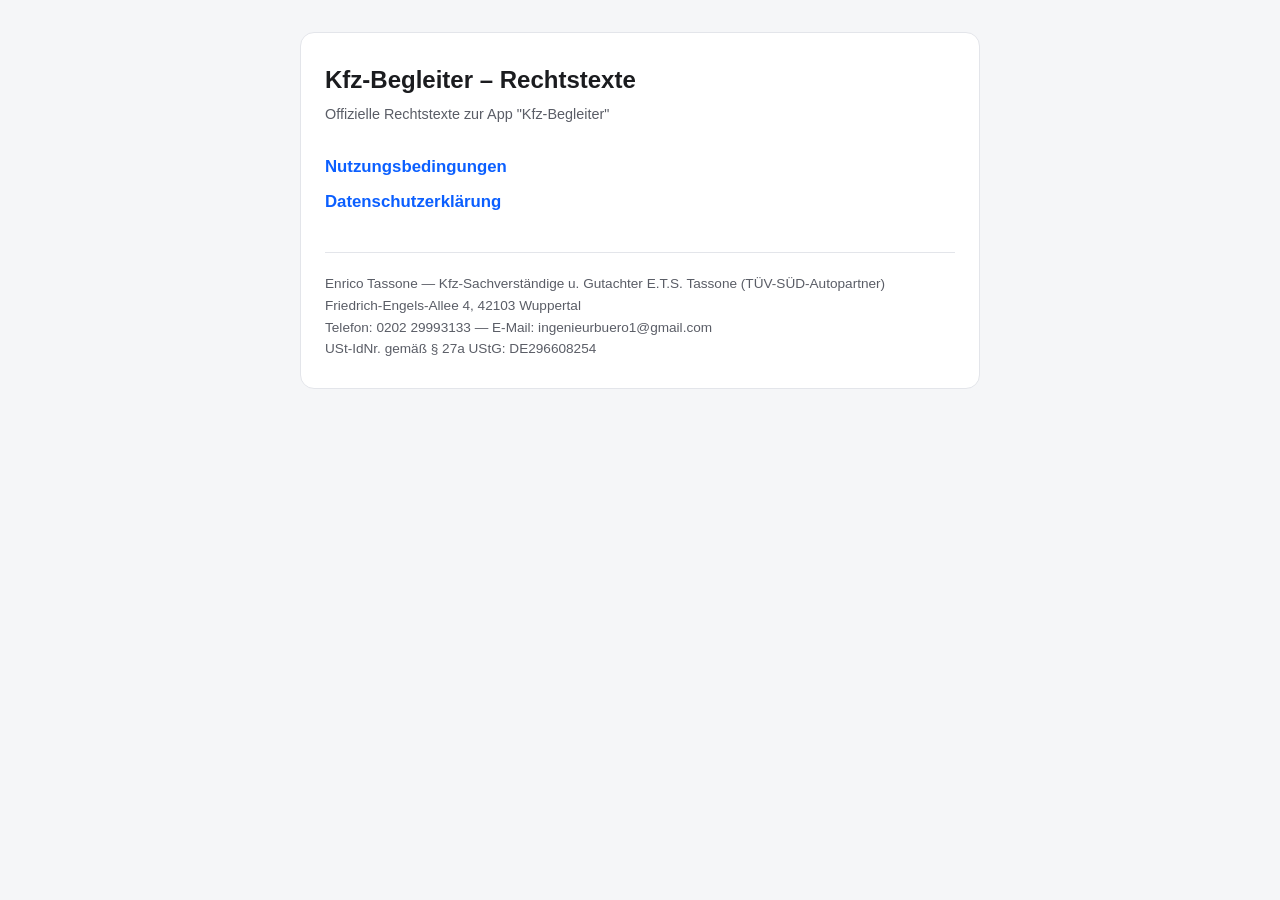
<file: index.html>
<!doctype html>
<html lang="de">
<head>
  <meta charset="utf-8">
  <meta name="viewport" content="width=device-width, initial-scale=1">
  <title>Kfz-Begleiter – Rechtstexte</title>
  <link rel="stylesheet" href="style.css">
</head>
<body>
  <div class="wrap">
    <div class="card">
      <h1>Kfz-Begleiter – Rechtstexte</h1>
      <p class="stand">Offizielle Rechtstexte zur App "Kfz-Begleiter"</p>
      <section>
        <h2><a href="nutzungsbedingungen.html">Nutzungsbedingungen</a></h2>
        <h2><a href="datenschutz.html">Datenschutzerklärung</a></h2>
      </section>
      <footer>Enrico Tassone — Kfz-Sachverständige u. Gutachter E.T.S. Tassone (TÜV-SÜD-Autopartner)
Friedrich-Engels-Allee 4, 42103 Wuppertal
Telefon: 0202 29993133 — E-Mail: ingenieurbuero1@gmail.com
USt-IdNr. gemäß § 27a UStG: DE296608254</footer>
    </div>
  </div>
</body>
</html>
</file>
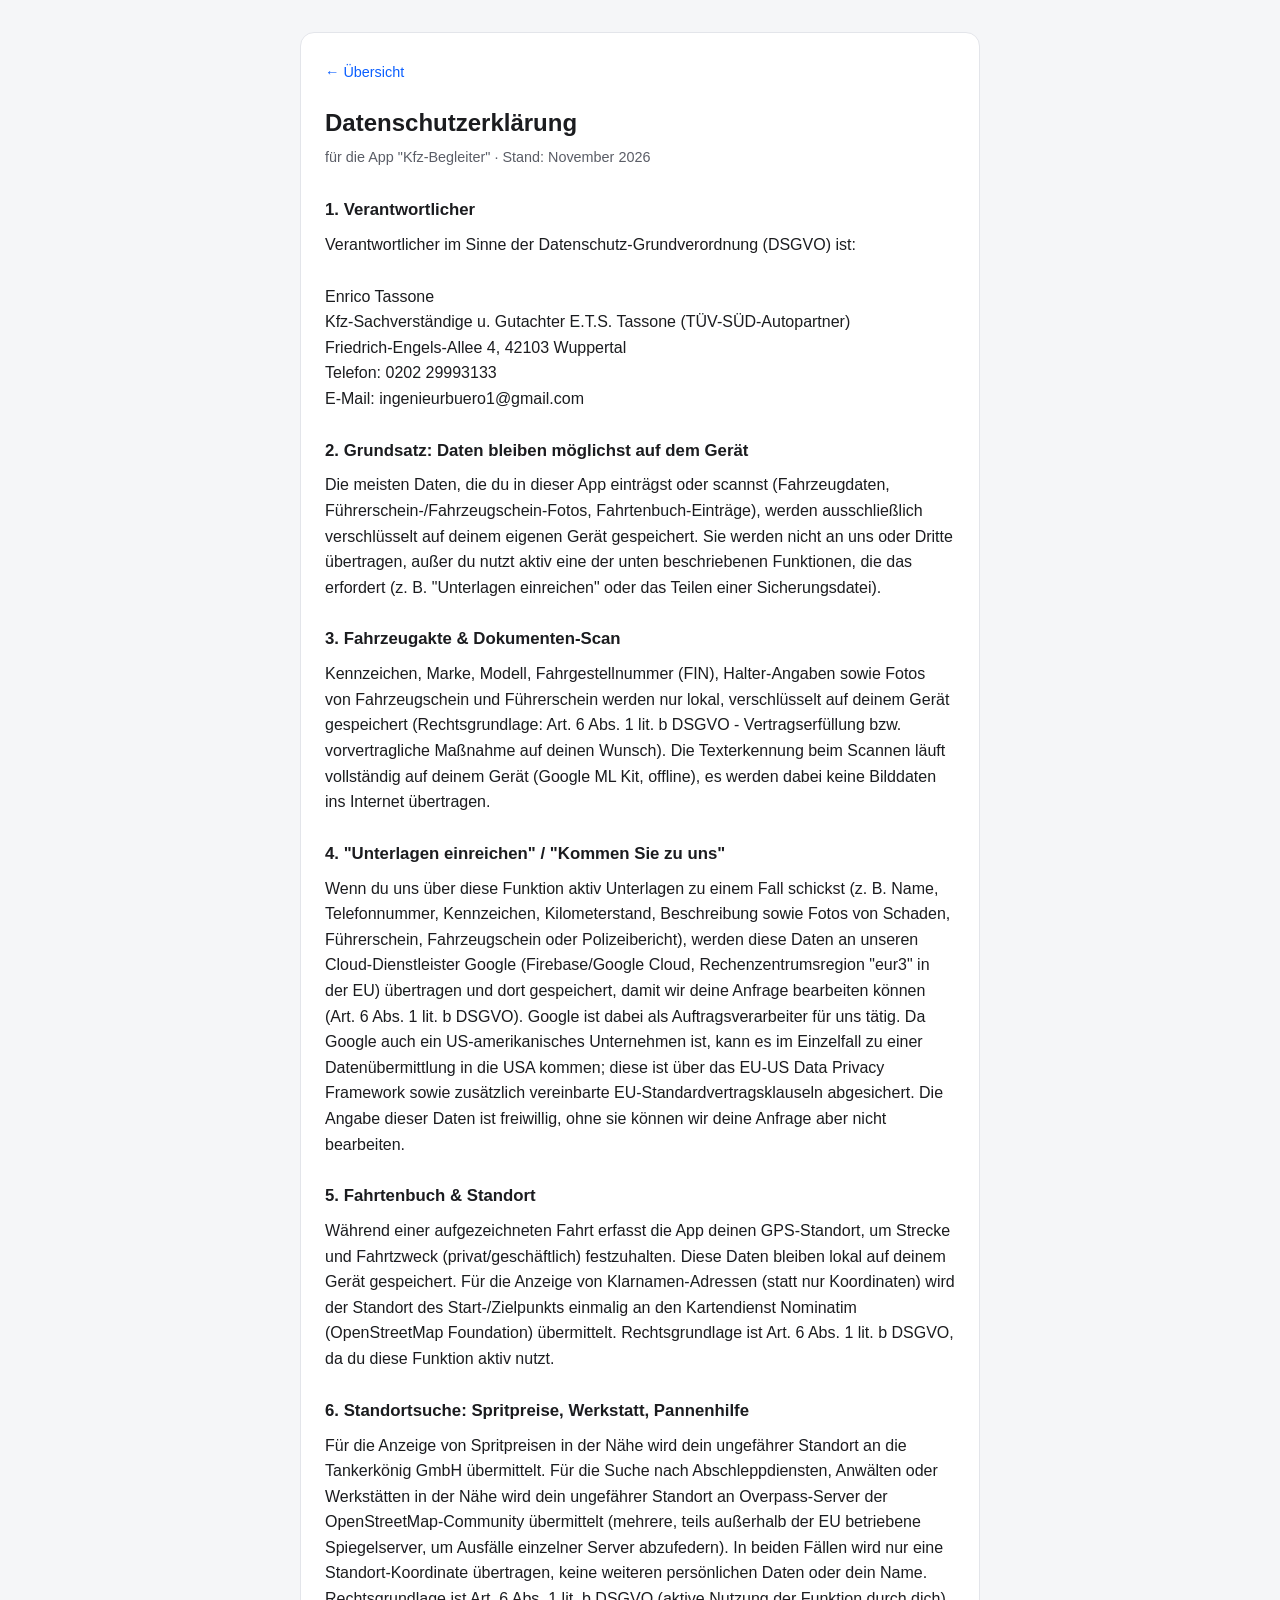
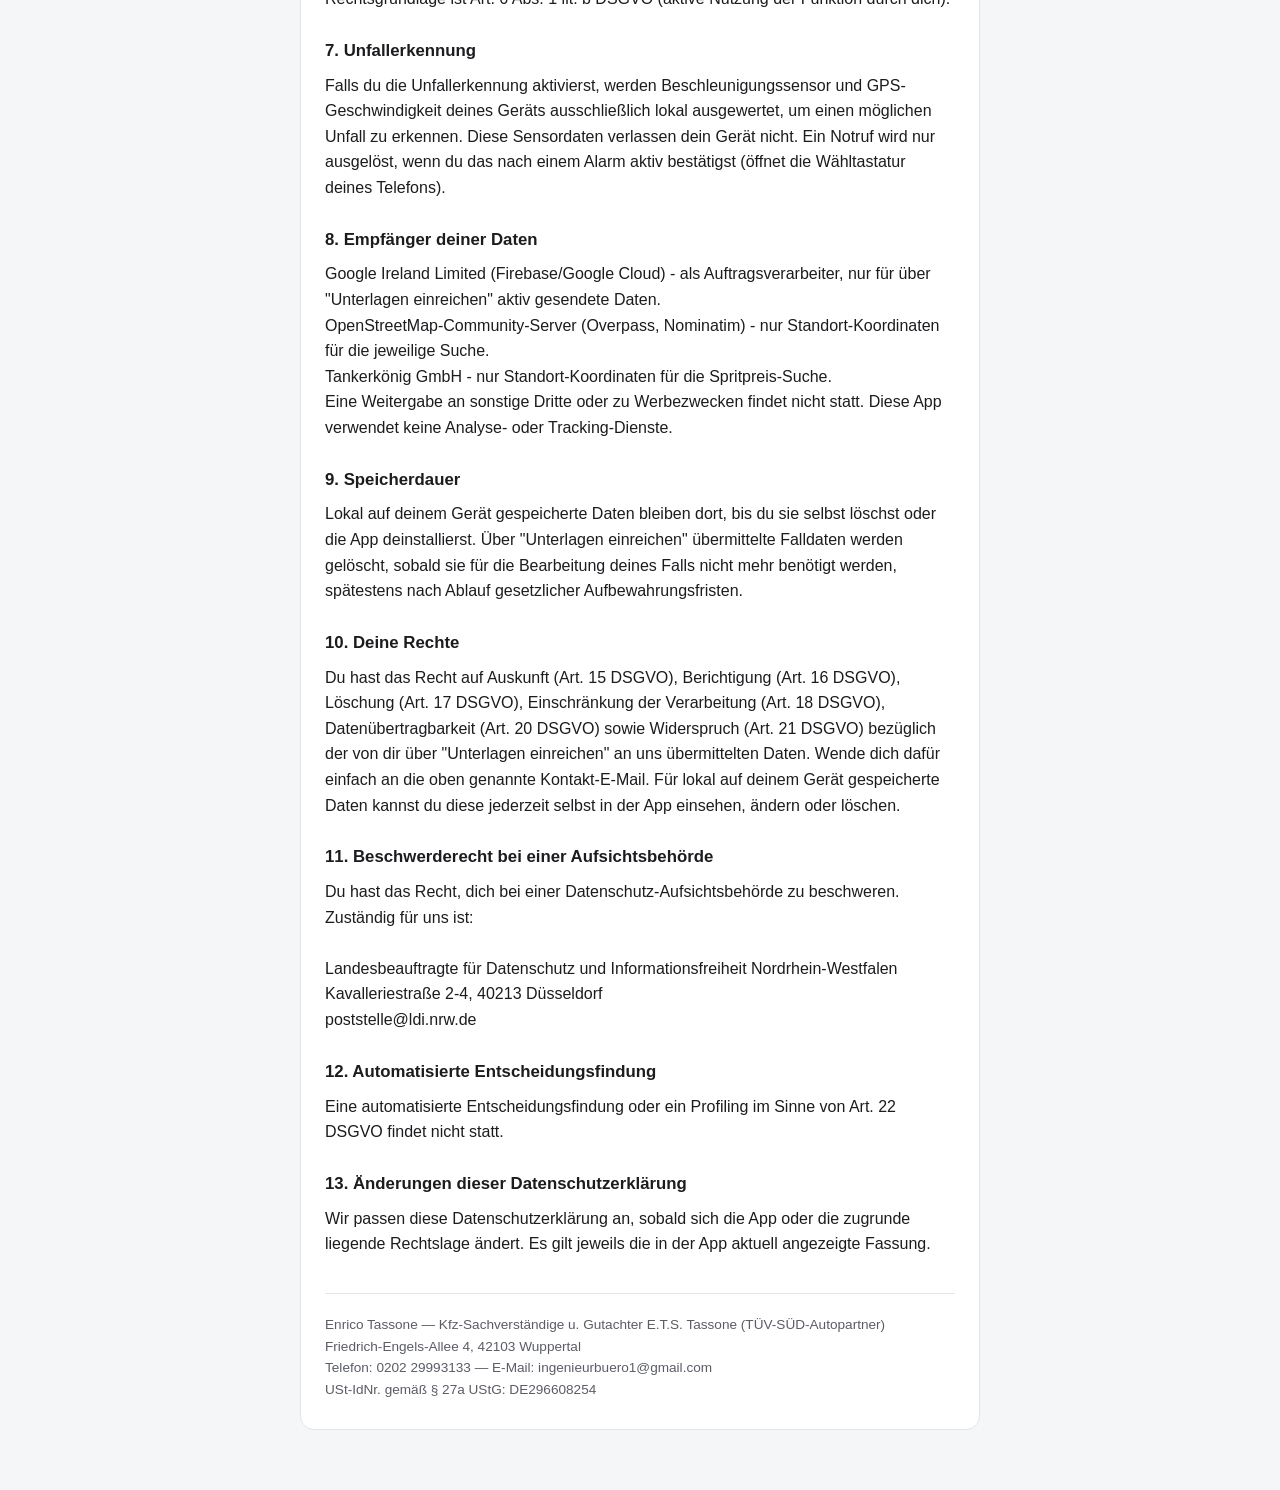
<file: datenschutz.html>
<!doctype html>
<html lang="de">
<head>
  <meta charset="utf-8">
  <meta name="viewport" content="width=device-width, initial-scale=1">
  <title>Datenschutzerklärung – Kfz-Begleiter</title>
  <link rel="stylesheet" href="style.css">
</head>
<body>
  <div class="wrap">
    <div class="card">
      <nav class="top"><a href="index.html">← Übersicht</a></nav>
      <h1>Datenschutzerklärung</h1>
      <p class="stand">für die App "Kfz-Begleiter" · Stand: November 2026</p>

      <section>
        <h2>1. Verantwortlicher</h2>
        <p>Verantwortlicher im Sinne der Datenschutz-Grundverordnung (DSGVO) ist:

Enrico Tassone
Kfz-Sachverständige u. Gutachter E.T.S. Tassone (TÜV-SÜD-Autopartner)
Friedrich-Engels-Allee 4, 42103 Wuppertal
Telefon: 0202 29993133
E-Mail: ingenieurbuero1@gmail.com</p>
      </section>

      <section>
        <h2>2. Grundsatz: Daten bleiben möglichst auf dem Gerät</h2>
        <p>Die meisten Daten, die du in dieser App einträgst oder scannst (Fahrzeugdaten, Führerschein-/Fahrzeugschein-Fotos, Fahrtenbuch-Einträge), werden ausschließlich verschlüsselt auf deinem eigenen Gerät gespeichert. Sie werden nicht an uns oder Dritte übertragen, außer du nutzt aktiv eine der unten beschriebenen Funktionen, die das erfordert (z. B. "Unterlagen einreichen" oder das Teilen einer Sicherungsdatei).</p>
      </section>

      <section>
        <h2>3. Fahrzeugakte & Dokumenten-Scan</h2>
        <p>Kennzeichen, Marke, Modell, Fahrgestellnummer (FIN), Halter-Angaben sowie Fotos von Fahrzeugschein und Führerschein werden nur lokal, verschlüsselt auf deinem Gerät gespeichert (Rechtsgrundlage: Art. 6 Abs. 1 lit. b DSGVO - Vertragserfüllung bzw. vorvertragliche Maßnahme auf deinen Wunsch). Die Texterkennung beim Scannen läuft vollständig auf deinem Gerät (Google ML Kit, offline), es werden dabei keine Bilddaten ins Internet übertragen.</p>
      </section>

      <section>
        <h2>4. "Unterlagen einreichen" / "Kommen Sie zu uns"</h2>
        <p>Wenn du uns über diese Funktion aktiv Unterlagen zu einem Fall schickst (z. B. Name, Telefonnummer, Kennzeichen, Kilometerstand, Beschreibung sowie Fotos von Schaden, Führerschein, Fahrzeugschein oder Polizeibericht), werden diese Daten an unseren Cloud-Dienstleister Google (Firebase/Google Cloud, Rechenzentrumsregion "eur3" in der EU) übertragen und dort gespeichert, damit wir deine Anfrage bearbeiten können (Art. 6 Abs. 1 lit. b DSGVO). Google ist dabei als Auftragsverarbeiter für uns tätig. Da Google auch ein US-amerikanisches Unternehmen ist, kann es im Einzelfall zu einer Datenübermittlung in die USA kommen; diese ist über das EU-US Data Privacy Framework sowie zusätzlich vereinbarte EU-Standardvertragsklauseln abgesichert. Die Angabe dieser Daten ist freiwillig, ohne sie können wir deine Anfrage aber nicht bearbeiten.</p>
      </section>

      <section>
        <h2>5. Fahrtenbuch & Standort</h2>
        <p>Während einer aufgezeichneten Fahrt erfasst die App deinen GPS-Standort, um Strecke und Fahrtzweck (privat/geschäftlich) festzuhalten. Diese Daten bleiben lokal auf deinem Gerät gespeichert. Für die Anzeige von Klarnamen-Adressen (statt nur Koordinaten) wird der Standort des Start-/Zielpunkts einmalig an den Kartendienst Nominatim (OpenStreetMap Foundation) übermittelt. Rechtsgrundlage ist Art. 6 Abs. 1 lit. b DSGVO, da du diese Funktion aktiv nutzt.</p>
      </section>

      <section>
        <h2>6. Standortsuche: Spritpreise, Werkstatt, Pannenhilfe</h2>
        <p>Für die Anzeige von Spritpreisen in der Nähe wird dein ungefährer Standort an die Tankerkönig GmbH übermittelt. Für die Suche nach Abschleppdiensten, Anwälten oder Werkstätten in der Nähe wird dein ungefährer Standort an Overpass-Server der OpenStreetMap-Community übermittelt (mehrere, teils außerhalb der EU betriebene Spiegelserver, um Ausfälle einzelner Server abzufedern). In beiden Fällen wird nur eine Standort-Koordinate übertragen, keine weiteren persönlichen Daten oder dein Name. Rechtsgrundlage ist Art. 6 Abs. 1 lit. b DSGVO (aktive Nutzung der Funktion durch dich).</p>
      </section>

      <section>
        <h2>7. Unfallerkennung</h2>
        <p>Falls du die Unfallerkennung aktivierst, werden Beschleunigungssensor und GPS-Geschwindigkeit deines Geräts ausschließlich lokal ausgewertet, um einen möglichen Unfall zu erkennen. Diese Sensordaten verlassen dein Gerät nicht. Ein Notruf wird nur ausgelöst, wenn du das nach einem Alarm aktiv bestätigst (öffnet die Wähltastatur deines Telefons).</p>
      </section>

      <section>
        <h2>8. Empfänger deiner Daten</h2>
        <p>Google Ireland Limited (Firebase/Google Cloud) - als Auftragsverarbeiter, nur für über "Unterlagen einreichen" aktiv gesendete Daten.
OpenStreetMap-Community-Server (Overpass, Nominatim) - nur Standort-Koordinaten für die jeweilige Suche.
Tankerkönig GmbH - nur Standort-Koordinaten für die Spritpreis-Suche.
Eine Weitergabe an sonstige Dritte oder zu Werbezwecken findet nicht statt. Diese App verwendet keine Analyse- oder Tracking-Dienste.</p>
      </section>

      <section>
        <h2>9. Speicherdauer</h2>
        <p>Lokal auf deinem Gerät gespeicherte Daten bleiben dort, bis du sie selbst löschst oder die App deinstallierst. Über "Unterlagen einreichen" übermittelte Falldaten werden gelöscht, sobald sie für die Bearbeitung deines Falls nicht mehr benötigt werden, spätestens nach Ablauf gesetzlicher Aufbewahrungsfristen.</p>
      </section>

      <section>
        <h2>10. Deine Rechte</h2>
        <p>Du hast das Recht auf Auskunft (Art. 15 DSGVO), Berichtigung (Art. 16 DSGVO), Löschung (Art. 17 DSGVO), Einschränkung der Verarbeitung (Art. 18 DSGVO), Datenübertragbarkeit (Art. 20 DSGVO) sowie Widerspruch (Art. 21 DSGVO) bezüglich der von dir über "Unterlagen einreichen" an uns übermittelten Daten. Wende dich dafür einfach an die oben genannte Kontakt-E-Mail. Für lokal auf deinem Gerät gespeicherte Daten kannst du diese jederzeit selbst in der App einsehen, ändern oder löschen.</p>
      </section>

      <section>
        <h2>11. Beschwerderecht bei einer Aufsichtsbehörde</h2>
        <p>Du hast das Recht, dich bei einer Datenschutz-Aufsichtsbehörde zu beschweren. Zuständig für uns ist:

Landesbeauftragte für Datenschutz und Informationsfreiheit Nordrhein-Westfalen
Kavalleriestraße 2-4, 40213 Düsseldorf
poststelle@ldi.nrw.de</p>
      </section>

      <section>
        <h2>12. Automatisierte Entscheidungsfindung</h2>
        <p>Eine automatisierte Entscheidungsfindung oder ein Profiling im Sinne von Art. 22 DSGVO findet nicht statt.</p>
      </section>

      <section>
        <h2>13. Änderungen dieser Datenschutzerklärung</h2>
        <p>Wir passen diese Datenschutzerklärung an, sobald sich die App oder die zugrunde liegende Rechtslage ändert. Es gilt jeweils die in der App aktuell angezeigte Fassung.</p>
      </section>

      <footer>Enrico Tassone — Kfz-Sachverständige u. Gutachter E.T.S. Tassone (TÜV-SÜD-Autopartner)
Friedrich-Engels-Allee 4, 42103 Wuppertal
Telefon: 0202 29993133 — E-Mail: ingenieurbuero1@gmail.com
USt-IdNr. gemäß § 27a UStG: DE296608254</footer>
    </div>
  </div>
</body>
</html>
</file>
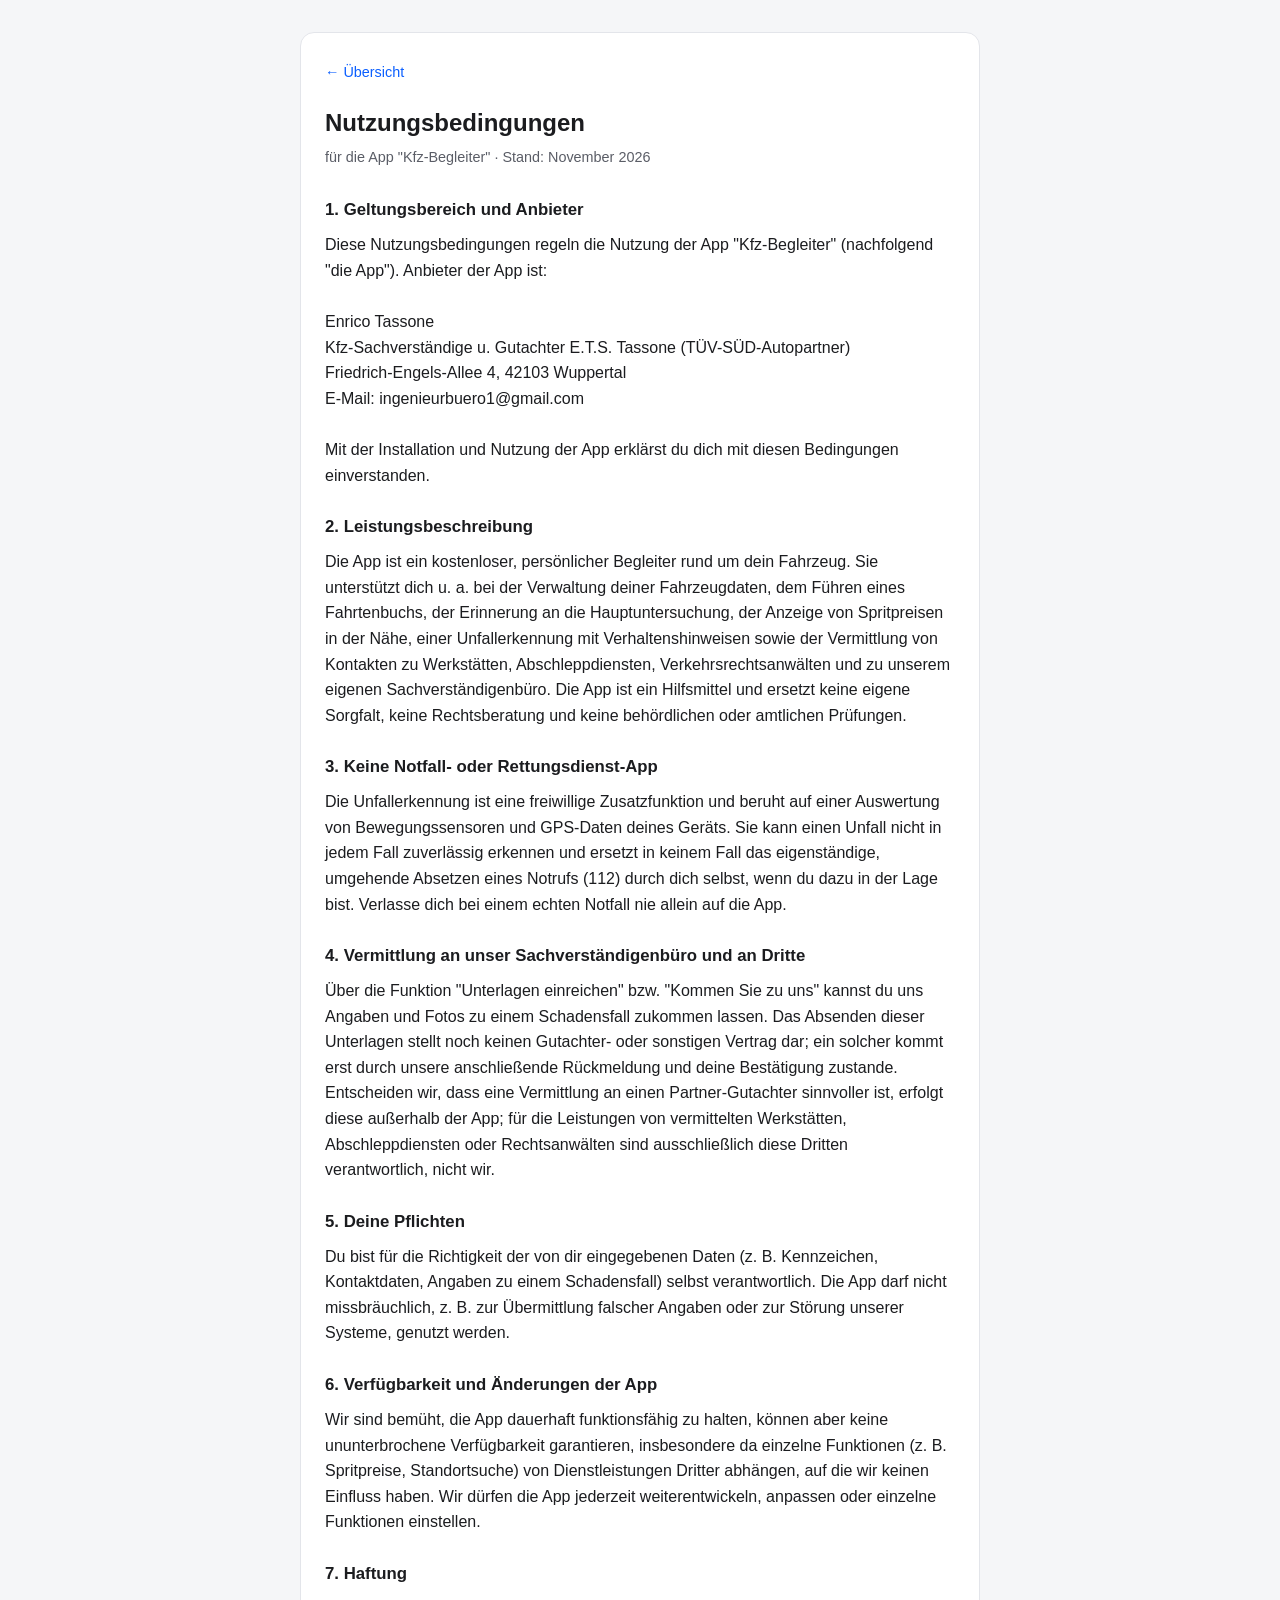
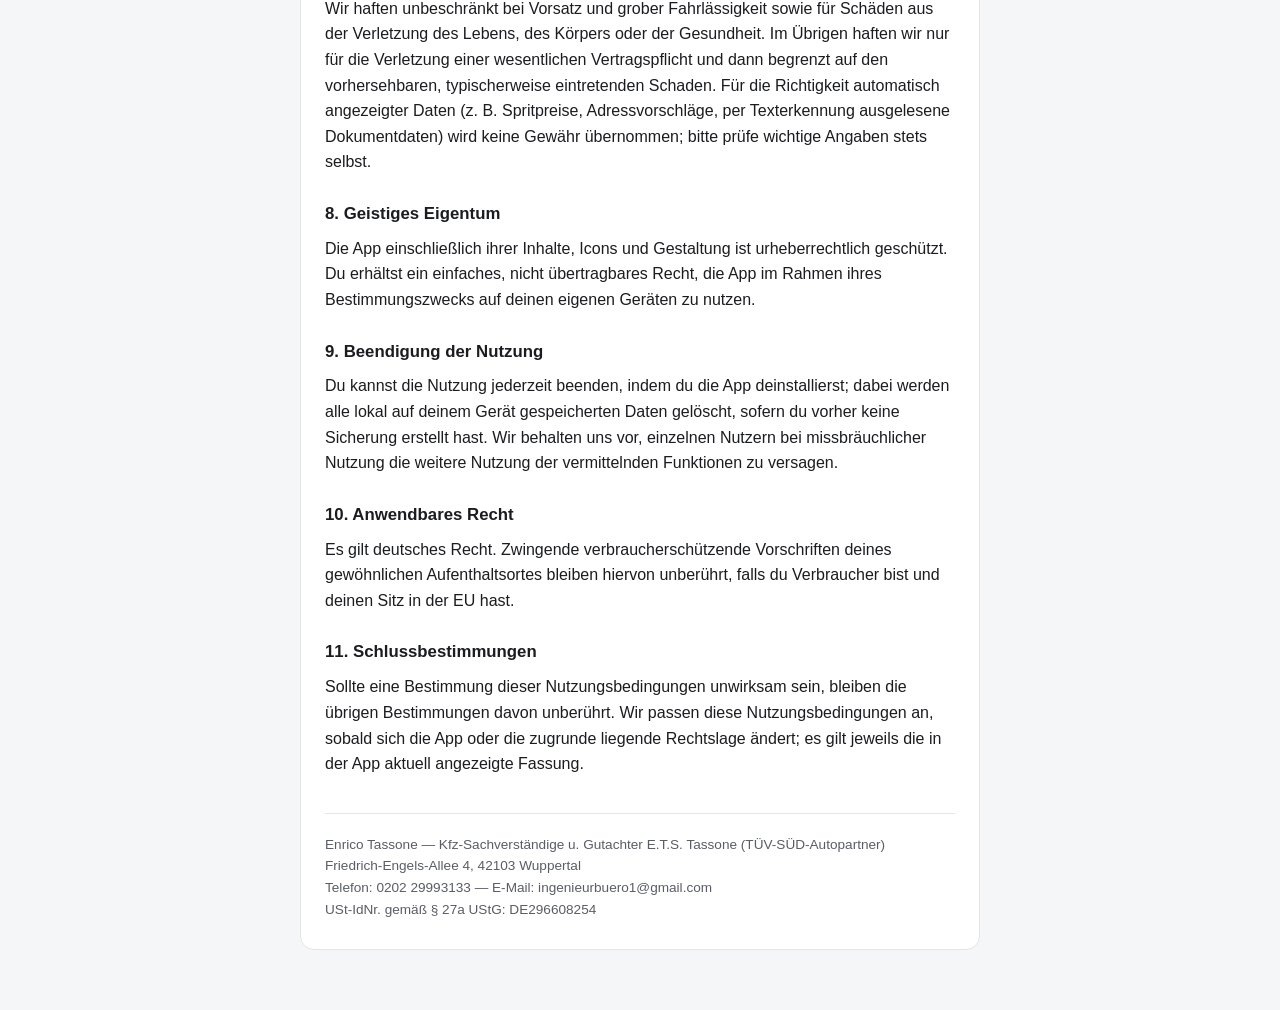
<file: nutzungsbedingungen.html>
<!doctype html>
<html lang="de">
<head>
  <meta charset="utf-8">
  <meta name="viewport" content="width=device-width, initial-scale=1">
  <title>Nutzungsbedingungen – Kfz-Begleiter</title>
  <link rel="stylesheet" href="style.css">
</head>
<body>
  <div class="wrap">
    <div class="card">
      <nav class="top"><a href="index.html">← Übersicht</a></nav>
      <h1>Nutzungsbedingungen</h1>
      <p class="stand">für die App "Kfz-Begleiter" · Stand: November 2026</p>

      <section>
        <h2>1. Geltungsbereich und Anbieter</h2>
        <p>Diese Nutzungsbedingungen regeln die Nutzung der App "Kfz-Begleiter" (nachfolgend "die App"). Anbieter der App ist:

Enrico Tassone
Kfz-Sachverständige u. Gutachter E.T.S. Tassone (TÜV-SÜD-Autopartner)
Friedrich-Engels-Allee 4, 42103 Wuppertal
E-Mail: ingenieurbuero1@gmail.com

Mit der Installation und Nutzung der App erklärst du dich mit diesen Bedingungen einverstanden.</p>
      </section>

      <section>
        <h2>2. Leistungsbeschreibung</h2>
        <p>Die App ist ein kostenloser, persönlicher Begleiter rund um dein Fahrzeug. Sie unterstützt dich u. a. bei der Verwaltung deiner Fahrzeugdaten, dem Führen eines Fahrtenbuchs, der Erinnerung an die Hauptuntersuchung, der Anzeige von Spritpreisen in der Nähe, einer Unfallerkennung mit Verhaltenshinweisen sowie der Vermittlung von Kontakten zu Werkstätten, Abschleppdiensten, Verkehrsrechtsanwälten und zu unserem eigenen Sachverständigenbüro. Die App ist ein Hilfsmittel und ersetzt keine eigene Sorgfalt, keine Rechtsberatung und keine behördlichen oder amtlichen Prüfungen.</p>
      </section>

      <section>
        <h2>3. Keine Notfall- oder Rettungsdienst-App</h2>
        <p>Die Unfallerkennung ist eine freiwillige Zusatzfunktion und beruht auf einer Auswertung von Bewegungssensoren und GPS-Daten deines Geräts. Sie kann einen Unfall nicht in jedem Fall zuverlässig erkennen und ersetzt in keinem Fall das eigenständige, umgehende Absetzen eines Notrufs (112) durch dich selbst, wenn du dazu in der Lage bist. Verlasse dich bei einem echten Notfall nie allein auf die App.</p>
      </section>

      <section>
        <h2>4. Vermittlung an unser Sachverständigenbüro und an Dritte</h2>
        <p>Über die Funktion "Unterlagen einreichen" bzw. "Kommen Sie zu uns" kannst du uns Angaben und Fotos zu einem Schadensfall zukommen lassen. Das Absenden dieser Unterlagen stellt noch keinen Gutachter- oder sonstigen Vertrag dar; ein solcher kommt erst durch unsere anschließende Rückmeldung und deine Bestätigung zustande. Entscheiden wir, dass eine Vermittlung an einen Partner-Gutachter sinnvoller ist, erfolgt diese außerhalb der App; für die Leistungen von vermittelten Werkstätten, Abschleppdiensten oder Rechtsanwälten sind ausschließlich diese Dritten verantwortlich, nicht wir.</p>
      </section>

      <section>
        <h2>5. Deine Pflichten</h2>
        <p>Du bist für die Richtigkeit der von dir eingegebenen Daten (z. B. Kennzeichen, Kontaktdaten, Angaben zu einem Schadensfall) selbst verantwortlich. Die App darf nicht missbräuchlich, z. B. zur Übermittlung falscher Angaben oder zur Störung unserer Systeme, genutzt werden.</p>
      </section>

      <section>
        <h2>6. Verfügbarkeit und Änderungen der App</h2>
        <p>Wir sind bemüht, die App dauerhaft funktionsfähig zu halten, können aber keine ununterbrochene Verfügbarkeit garantieren, insbesondere da einzelne Funktionen (z. B. Spritpreise, Standortsuche) von Dienstleistungen Dritter abhängen, auf die wir keinen Einfluss haben. Wir dürfen die App jederzeit weiterentwickeln, anpassen oder einzelne Funktionen einstellen.</p>
      </section>

      <section>
        <h2>7. Haftung</h2>
        <p>Wir haften unbeschränkt bei Vorsatz und grober Fahrlässigkeit sowie für Schäden aus der Verletzung des Lebens, des Körpers oder der Gesundheit. Im Übrigen haften wir nur für die Verletzung einer wesentlichen Vertragspflicht und dann begrenzt auf den vorhersehbaren, typischerweise eintretenden Schaden. Für die Richtigkeit automatisch angezeigter Daten (z. B. Spritpreise, Adressvorschläge, per Texterkennung ausgelesene Dokumentdaten) wird keine Gewähr übernommen; bitte prüfe wichtige Angaben stets selbst.</p>
      </section>

      <section>
        <h2>8. Geistiges Eigentum</h2>
        <p>Die App einschließlich ihrer Inhalte, Icons und Gestaltung ist urheberrechtlich geschützt. Du erhältst ein einfaches, nicht übertragbares Recht, die App im Rahmen ihres Bestimmungszwecks auf deinen eigenen Geräten zu nutzen.</p>
      </section>

      <section>
        <h2>9. Beendigung der Nutzung</h2>
        <p>Du kannst die Nutzung jederzeit beenden, indem du die App deinstallierst; dabei werden alle lokal auf deinem Gerät gespeicherten Daten gelöscht, sofern du vorher keine Sicherung erstellt hast. Wir behalten uns vor, einzelnen Nutzern bei missbräuchlicher Nutzung die weitere Nutzung der vermittelnden Funktionen zu versagen.</p>
      </section>

      <section>
        <h2>10. Anwendbares Recht</h2>
        <p>Es gilt deutsches Recht. Zwingende verbraucherschützende Vorschriften deines gewöhnlichen Aufenthaltsortes bleiben hiervon unberührt, falls du Verbraucher bist und deinen Sitz in der EU hast.</p>
      </section>

      <section>
        <h2>11. Schlussbestimmungen</h2>
        <p>Sollte eine Bestimmung dieser Nutzungsbedingungen unwirksam sein, bleiben die übrigen Bestimmungen davon unberührt. Wir passen diese Nutzungsbedingungen an, sobald sich die App oder die zugrunde liegende Rechtslage ändert; es gilt jeweils die in der App aktuell angezeigte Fassung.</p>
      </section>

      <footer>Enrico Tassone — Kfz-Sachverständige u. Gutachter E.T.S. Tassone (TÜV-SÜD-Autopartner)
Friedrich-Engels-Allee 4, 42103 Wuppertal
Telefon: 0202 29993133 — E-Mail: ingenieurbuero1@gmail.com
USt-IdNr. gemäß § 27a UStG: DE296608254</footer>
    </div>
  </div>
</body>
</html>
</file>
<file: style.css>
:root {
  color-scheme: light dark;
  --bg: #f5f6f8;
  --card: #ffffff;
  --text: #1b1c1f;
  --muted: #5a5d66;
  --accent: #0b5fff;
  --border: #e3e5ea;
}

@media (prefers-color-scheme: dark) {
  :root {
    --bg: #15161a;
    --card: #1f2024;
    --text: #f1f2f4;
    --muted: #a8abb4;
    --accent: #6ea8ff;
    --border: #2d2f35;
  }
}

* { box-sizing: border-box; }

body {
  margin: 0;
  background: var(--bg);
  color: var(--text);
  font-family: -apple-system, "Segoe UI", Roboto, Helvetica, Arial, sans-serif;
  line-height: 1.6;
}

.wrap {
  max-width: 720px;
  margin: 0 auto;
  padding: 32px 20px 60px;
}

.card {
  background: var(--card);
  border: 1px solid var(--border);
  border-radius: 14px;
  padding: 28px 24px;
}

h1 {
  font-size: 1.5rem;
  margin: 0 0 4px;
}

.stand {
  color: var(--muted);
  font-size: 0.9rem;
  margin: 0 0 28px;
}

section {
  margin-bottom: 26px;
}

h2 {
  font-size: 1.05rem;
  margin: 0 0 8px;
}

p {
  margin: 0;
  white-space: pre-line;
  color: var(--text);
}

a {
  color: var(--accent);
  text-decoration: none;
}

a:hover { text-decoration: underline; }

footer {
  margin-top: 36px;
  padding-top: 20px;
  border-top: 1px solid var(--border);
  font-size: 0.85rem;
  color: var(--muted);
  white-space: pre-line;
}

nav.top {
  margin-bottom: 20px;
  font-size: 0.9rem;
}
</file>
